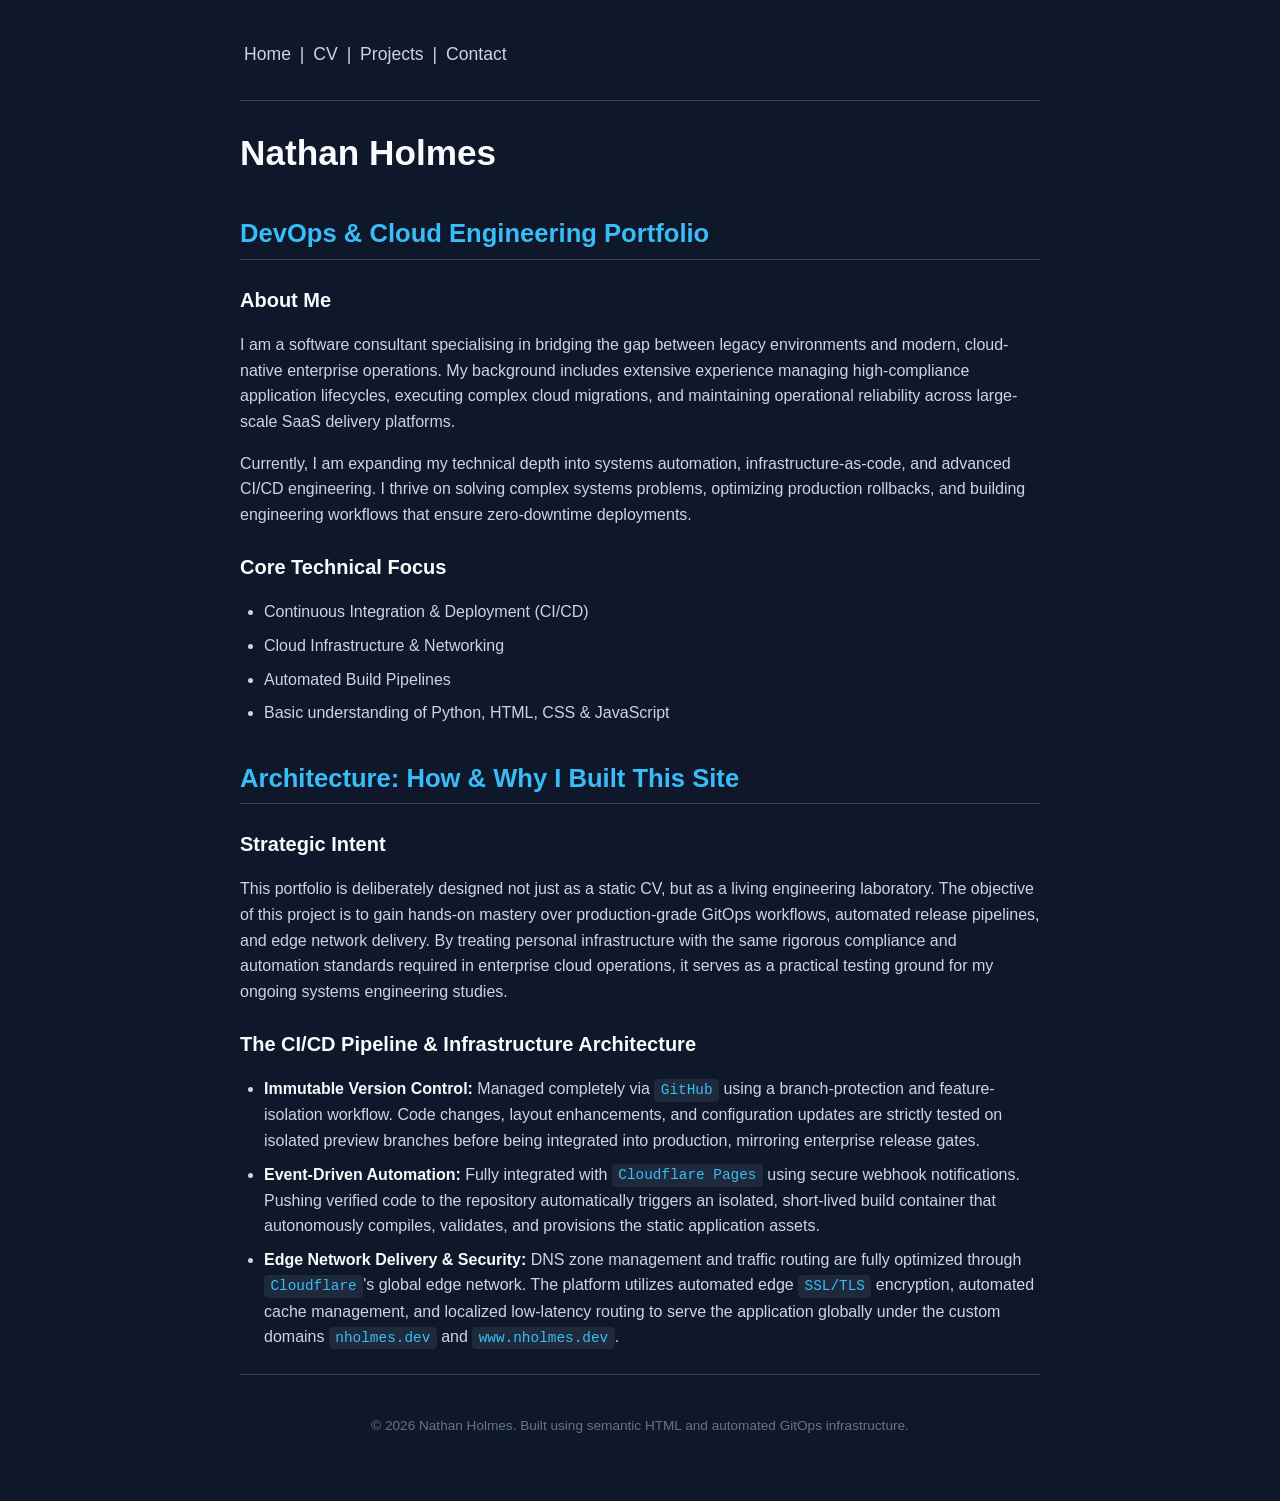
<file: index.html>
<!DOCTYPE html>
<html lang="en">
<head>
    <meta charset="UTF-8">
    <meta name="viewport" content="width=device-width, initial-scale=1.0">
    <title>NH | Home</title>
    <link rel="icon" type="image/png" href="favicon.png">
    <link rel="stylesheet" href="style.css">
    <meta name="viewport" content="width=device-width, initial-scale=1.0, maximum-scale=1.0, user-scalable=no">
</head>
<body>
    <div class="container">
<header>
    <!-- Navigation injected automatically by nav.js -->
</header>
<script src="nav.js"></script>
        <hr>

        <main>
            <h1>Nathan Holmes </h1>
            <h2>DevOps & Cloud Engineering Portfolio</h2>
            
            <h3>About Me</h3>
            <p>I am a software consultant specialising in bridging the gap between legacy environments and modern, cloud-native enterprise operations. My background includes extensive experience managing high-compliance application lifecycles, executing complex cloud migrations, and maintaining operational reliability across large-scale SaaS delivery platforms.</p>
            <p>Currently, I am expanding my technical depth into systems automation, infrastructure-as-code, and advanced CI/CD engineering. I thrive on solving complex systems problems, optimizing production rollbacks, and building engineering workflows that ensure zero-downtime deployments.</p>
           
            <h3>Core Technical Focus</h3>
            <ul>
                <li>Continuous Integration & Deployment (CI/CD)</li>
                <li>Cloud Infrastructure & Networking</li>
                <li>Automated Build Pipelines</li>
                <li>Basic understanding of Python, HTML, CSS & JavaScript</li>
            </ul>

           <!-- Expanded Engineering Showcase Section -->
            <section id="architecture">
                <h2>Architecture: How & Why I Built This Site</h2>
                
                <h3>Strategic Intent</h3>
                <p>This portfolio is deliberately designed not just as a static CV, but as a living engineering laboratory. The objective of this project is to gain hands-on mastery over production-grade GitOps workflows, automated release pipelines, and edge network delivery. By treating personal infrastructure with the same rigorous compliance and automation standards required in enterprise cloud operations, it serves as a practical testing ground for my ongoing systems engineering studies.</p>
                
                <h3>The CI/CD Pipeline & Infrastructure Architecture</h3>
            <ul>
                <li><strong>Immutable Version Control:</strong> Managed completely via <code>GitHub</code> using a branch-protection and feature-isolation workflow. Code changes, layout enhancements, and configuration updates are strictly tested on isolated preview branches before being integrated into production, mirroring enterprise release gates.</li>
                <li><strong>Event-Driven Automation:</strong> Fully integrated with <code>Cloudflare Pages</code> using secure webhook notifications. Pushing verified code to the repository automatically triggers an isolated, short-lived build container that autonomously compiles, validates, and provisions the static application assets.</li>
                <li><strong>Edge Network Delivery & Security:</strong> DNS zone management and traffic routing are fully optimized through <code>Cloudflare</code>'s global edge network. The platform utilizes automated edge <code>SSL/TLS</code> encryption, automated cache management, and localized low-latency routing to serve the application globally under the custom domains <code>nholmes.dev</code> and <code>www.nholmes.dev</code>.</li>
            </ul>
            </section>
        </main>
        <hr>
        <footer>
            <p>&copy; 2026 Nathan Holmes. Built using semantic HTML and automated GitOps infrastructure.</p>
        </footer>
    </div>
    <script>
  if ('serviceWorker' in navigator) {
    window.addEventListener('load', () => {
      navigator.serviceWorker.register('/sw.js')
        .then((reg) => console.log('Service Worker registered!', reg))
        .catch((err) => console.log('Service Worker registration failed: ', err));
    });
  }
</script>
</body>
</html>
</file>
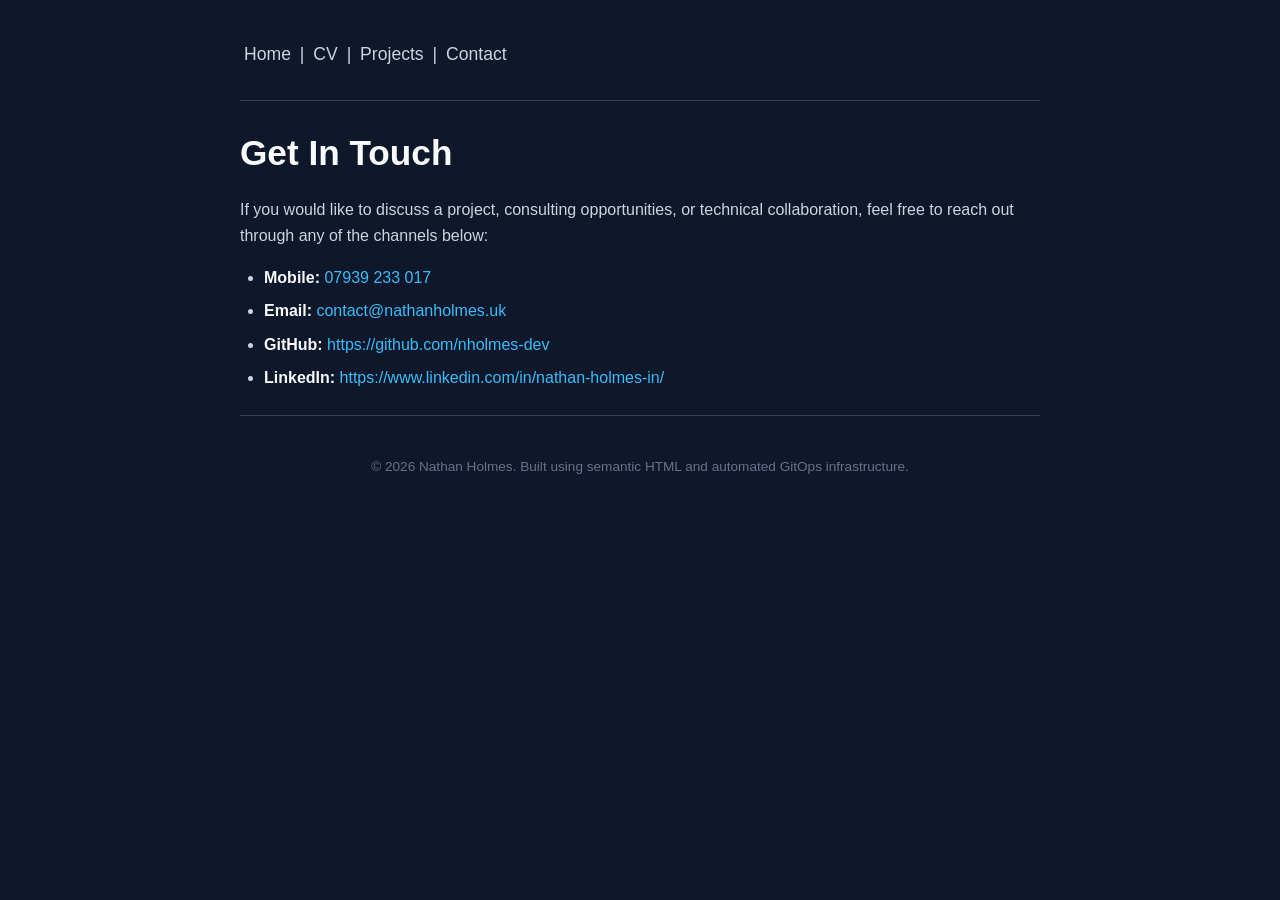
<file: contact.html>
<!DOCTYPE html>
<html lang="en">
<head>
    <meta charset="UTF-8">
    <meta name="viewport" content="width=device-width, initial-scale=1.0">
    <title>Nathan Holmes | Contact</title>
    <link rel="icon" type="image/png" href="faviconNew.png">
    <link rel="stylesheet" href="style.css">
</head>
<body>
    <div class="container">
<header>
    <!-- Navigation injected automatically by nav.js -->
</header>
<script src="nav.js"></script>
        <hr>

        <main>
            <h1>Get In Touch</h1>
            <p>If you would like to discuss a project, consulting opportunities, or technical collaboration, feel free to reach out through any of the channels below:</p>

            <ul>
                <li><strong>Mobile:</strong> <a href="tel:07939233017">07939 233 017</a></li>
                <li><strong>Email:</strong> <a href="mailto:contact@nathanholmes.uk">contact@nathanholmes.uk</a></li>
                <li><strong>GitHub:</strong> <a href="https://github.com/nholmes-dev" target="_blank">https://github.com/nholmes-dev</a></li>
                <li><strong>LinkedIn:</strong> <a href="https://www.linkedin.com/in/nathan-holmes-in/" target="_blank">https://www.linkedin.com/in/nathan-holmes-in/</a></li>
            </ul>
        </main>
        <hr>
        <footer>
            <p>&copy; 2026 Nathan Holmes. Built using semantic HTML and automated GitOps infrastructure.</p>
        </footer>
    </div>
</body>
</html>
</file>
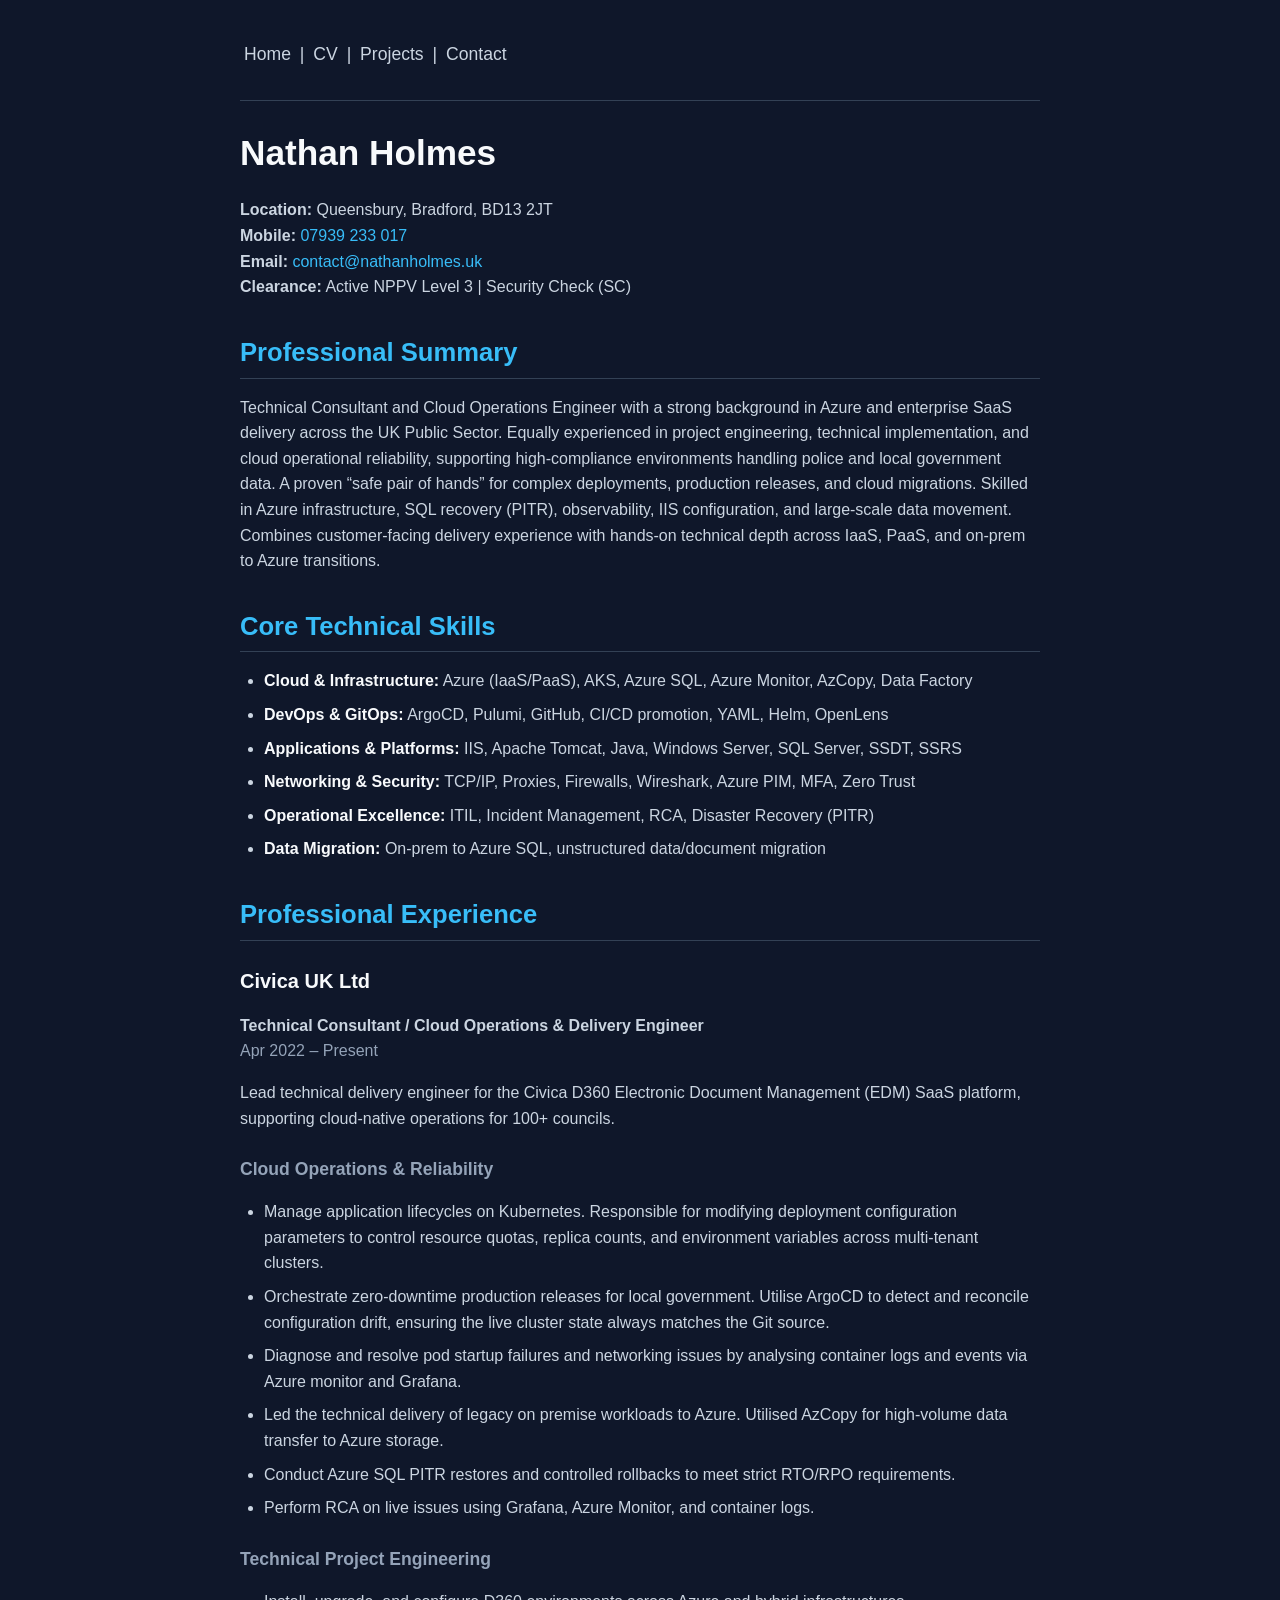
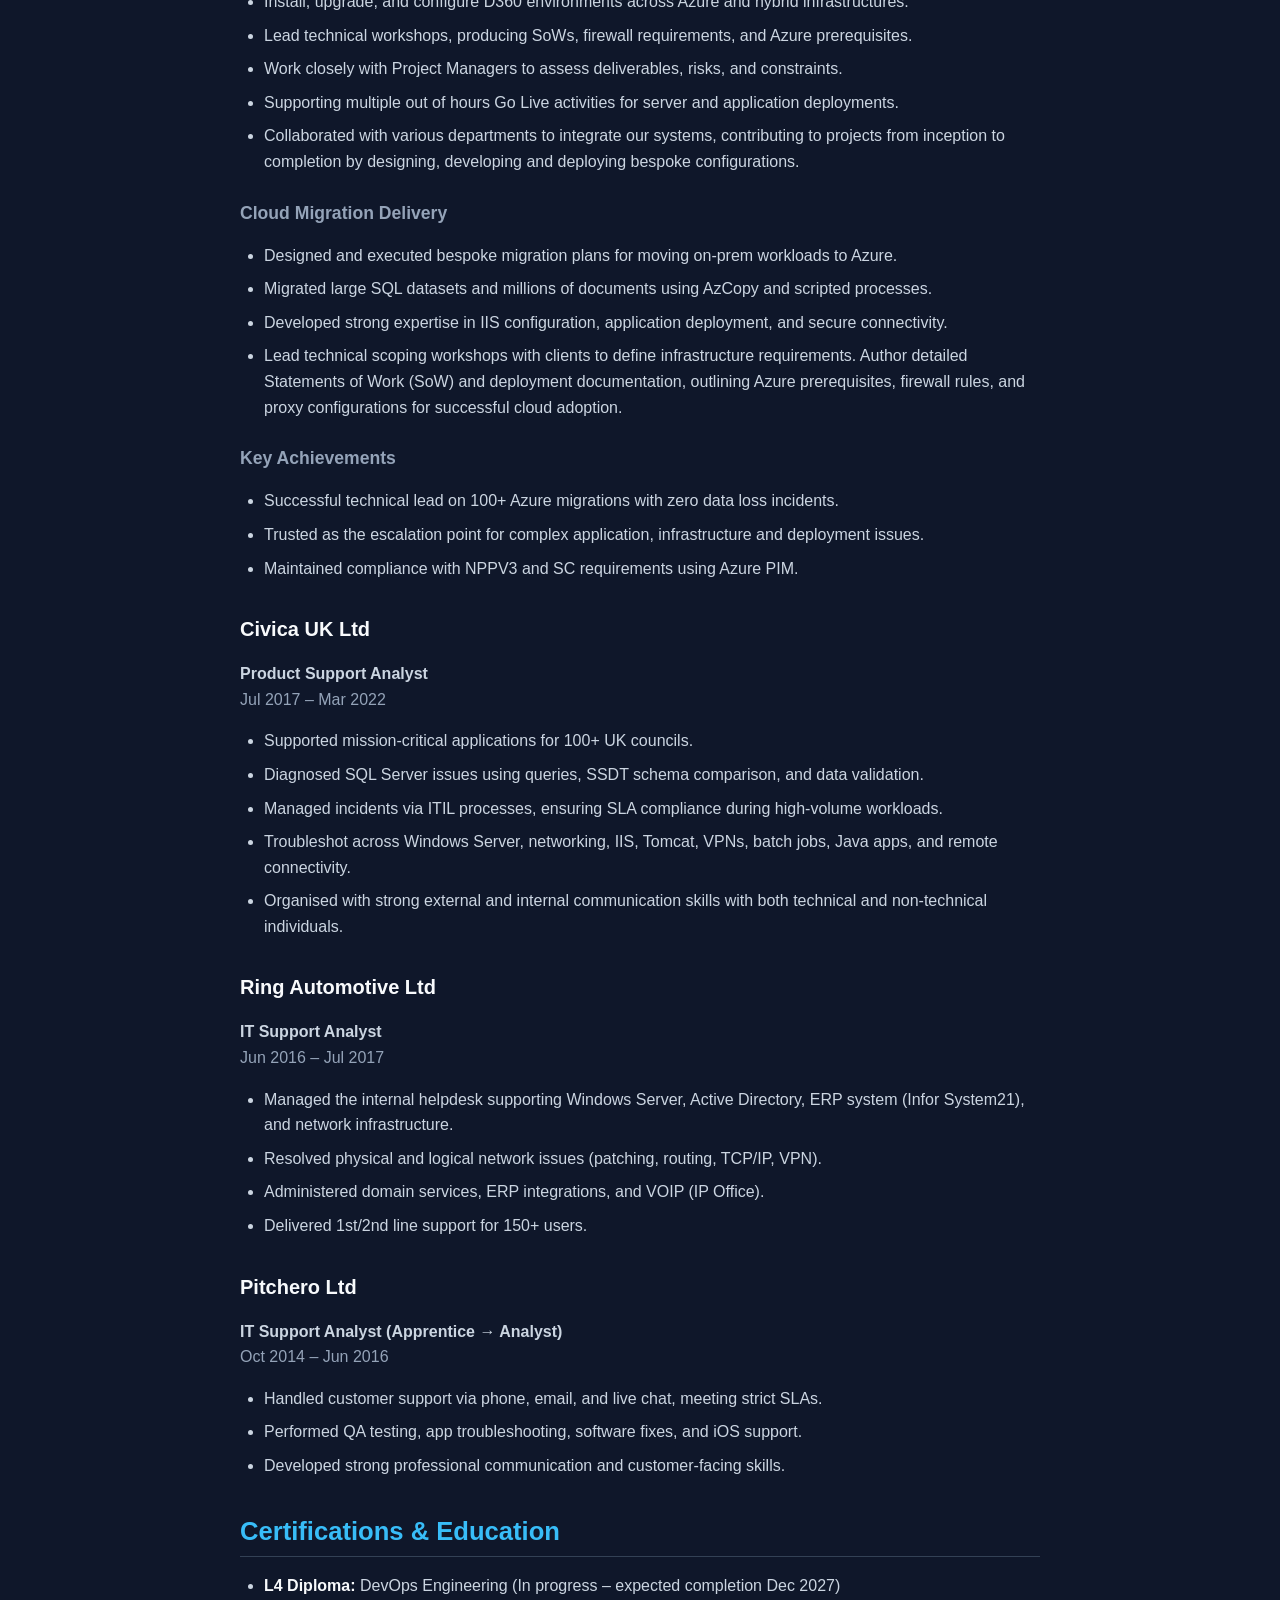
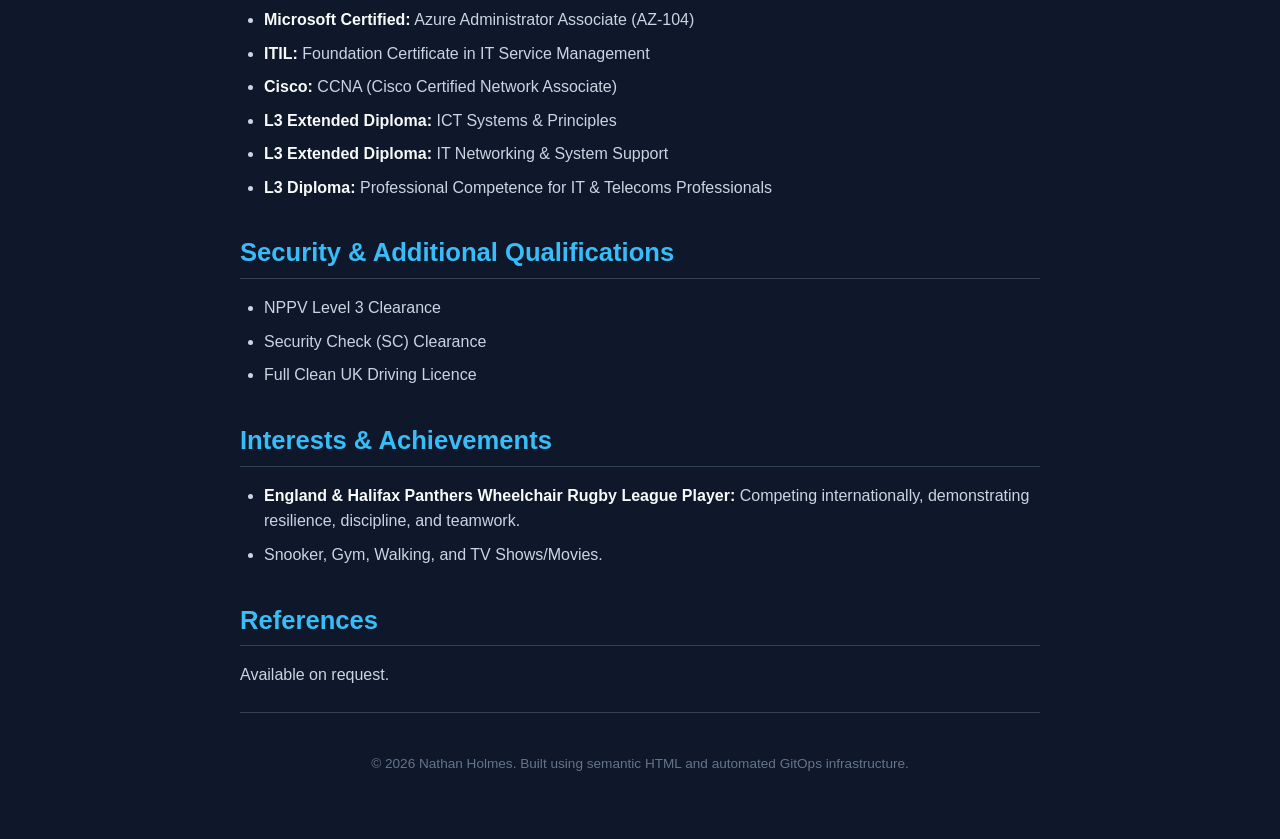
<file: cv.html>
<!DOCTYPE html>
<html lang="en">
<head>
    <meta charset="UTF-8">
    <meta name="viewport" content="width=device-width, initial-scale=1.0">
    <title>Nathan Holmes | CV</title>
    <link rel="icon" type="image/png" href="faviconNew.png">
    <link rel="stylesheet" href="style.css">
</head>
<body>
    <div class="container">
        <!-- Header Navigation -->
<header>
    <!-- Navigation injected automatically by nav.js -->
</header>
<script src="nav.js"></script>
        <hr>

        <!-- Main CV Content -->
        <main>
            <header>
                <h1>Nathan Holmes</h1>
                <p>
                    <strong>Location:</strong> Queensbury, Bradford, BD13 2JT<br>
                    <strong>Mobile:</strong> <a href="tel:07939233017">07939 233 017</a><br>
                    <strong>Email:</strong> <a href="mailto:contact@nathanholmes.uk">contact@nathanholmes.uk</a><br>
                    <strong>Clearance:</strong> Active NPPV Level 3 | Security Check (SC)
                </p>
            </header>

            <section id="summary">
                <h2>Professional Summary</h2>
                <p>Technical Consultant and Cloud Operations Engineer with a strong background in Azure and enterprise SaaS delivery across the UK Public Sector. Equally experienced in project engineering, technical implementation, and cloud operational reliability, supporting high-compliance environments handling police and local government data. A proven “safe pair of hands” for complex deployments, production releases, and cloud migrations. Skilled in Azure infrastructure, SQL recovery (PITR), observability, IIS configuration, and large-scale data movement. Combines customer-facing delivery experience with hands-on technical depth across IaaS, PaaS, and on-prem to Azure transitions.</p>
            </section>

            <section id="skills">
                <h2>Core Technical Skills</h2>
                <ul>
                    <li><strong>Cloud & Infrastructure:</strong> Azure (IaaS/PaaS), AKS, Azure SQL, Azure Monitor, AzCopy, Data Factory</li>
                    <li><strong>DevOps & GitOps:</strong> ArgoCD, Pulumi, GitHub, CI/CD promotion, YAML, Helm, OpenLens</li>
                    <li><strong>Applications & Platforms:</strong> IIS, Apache Tomcat, Java, Windows Server, SQL Server, SSDT, SSRS</li>
                    <li><strong>Networking & Security:</strong> TCP/IP, Proxies, Firewalls, Wireshark, Azure PIM, MFA, Zero Trust</li>
                    <li><strong>Operational Excellence:</strong> ITIL, Incident Management, RCA, Disaster Recovery (PITR)</li>
                    <li><strong>Data Migration:</strong> On-prem to Azure SQL, unstructured data/document migration</li>
                </ul>
            </section>

            <section id="experience">
                <h2>Professional Experience</h2>

                <article>
                    <h3>Civica UK Ltd</h3>
                    <p><strong>Technical Consultant / Cloud Operations & Delivery Engineer</strong><br>
                    <em>Apr 2022 – Present</em></p>
                    <p>Lead technical delivery engineer for the Civica D360 Electronic Document Management (EDM) SaaS platform, supporting cloud-native operations for 100+ councils.</p>
                    
                    <h4>Cloud Operations & Reliability</h4>
                    <ul>
                        <li>Manage application lifecycles on Kubernetes. Responsible for modifying deployment configuration parameters to control resource quotas, replica counts, and environment variables across multi-tenant clusters.</li>
                        <li>Orchestrate zero-downtime production releases for local government. Utilise ArgoCD to detect and reconcile configuration drift, ensuring the live cluster state always matches the Git source.</li>
                        <li>Diagnose and resolve pod startup failures and networking issues by analysing container logs and events via Azure monitor and Grafana.</li>
                        <li>Led the technical delivery of legacy on premise workloads to Azure. Utilised AzCopy for high-volume data transfer to Azure storage.</li>
                        <li>Conduct Azure SQL PITR restores and controlled rollbacks to meet strict RTO/RPO requirements.</li>
                        <li>Perform RCA on live issues using Grafana, Azure Monitor, and container logs.</li>
                    </ul>

                    <h4>Technical Project Engineering</h4>
                    <ul>
                        <li>Install, upgrade, and configure D360 environments across Azure and hybrid infrastructures.</li>
                        <li>Lead technical workshops, producing SoWs, firewall requirements, and Azure prerequisites.</li>
                        <li>Work closely with Project Managers to assess deliverables, risks, and constraints.</li>
                        <li>Supporting multiple out of hours Go Live activities for server and application deployments.</li>
                        <li>Collaborated with various departments to integrate our systems, contributing to projects from inception to completion by designing, developing and deploying bespoke configurations.</li>
                    </ul>

                    <h4>Cloud Migration Delivery</h4>
                    <ul>
                        <li>Designed and executed bespoke migration plans for moving on-prem workloads to Azure.</li>
                        <li>Migrated large SQL datasets and millions of documents using AzCopy and scripted processes.</li>
                        <li>Developed strong expertise in IIS configuration, application deployment, and secure connectivity.</li>
                        <li>Lead technical scoping workshops with clients to define infrastructure requirements. Author detailed Statements of Work (SoW) and deployment documentation, outlining Azure prerequisites, firewall rules, and proxy configurations for successful cloud adoption.</li>
                    </ul>

                    <h4>Key Achievements</h4>
                    <ul>
                        <li>Successful technical lead on 100+ Azure migrations with zero data loss incidents.</li>
                        <li>Trusted as the escalation point for complex application, infrastructure and deployment issues.</li>
                        <li>Maintained compliance with NPPV3 and SC requirements using Azure PIM.</li>
                    </ul>
                </article>

                <article>
                    <h3>Civica UK Ltd</h3>
                    <p><strong>Product Support Analyst</strong><br>
                    <em>Jul 2017 – Mar 2022</em></p>
                    <ul>
                        <li>Supported mission-critical applications for 100+ UK councils.</li>
                        <li>Diagnosed SQL Server issues using queries, SSDT schema comparison, and data validation.</li>
                        <li>Managed incidents via ITIL processes, ensuring SLA compliance during high-volume workloads.</li>
                        <li>Troubleshot across Windows Server, networking, IIS, Tomcat, VPNs, batch jobs, Java apps, and remote connectivity.</li>
                        <li>Organised with strong external and internal communication skills with both technical and non-technical individuals.</li>
                    </ul>
                </article>

                <article>
                    <h3>Ring Automotive Ltd</h3>
                    <p><strong>IT Support Analyst</strong><br>
                    <em>Jun 2016 – Jul 2017</em></p>
                    <ul>
                        <li>Managed the internal helpdesk supporting Windows Server, Active Directory, ERP system (Infor System21), and network infrastructure.</li>
                        <li>Resolved physical and logical network issues (patching, routing, TCP/IP, VPN).</li>
                        <li>Administered domain services, ERP integrations, and VOIP (IP Office).</li>
                        <li>Delivered 1st/2nd line support for 150+ users.</li>
                    </ul>
                </article>

                <article>
                    <h3>Pitchero Ltd</h3>
                    <p><strong>IT Support Analyst (Apprentice &rarr; Analyst)</strong><br>
                    <em>Oct 2014 – Jun 2016</em></p>
                    <ul>
                        <li>Handled customer support via phone, email, and live chat, meeting strict SLAs.</li>
                        <li>Performed QA testing, app troubleshooting, software fixes, and iOS support.</li>
                        <li>Developed strong professional communication and customer-facing skills.</li>
                    </ul>
                </article>
            </section>

            <section id="education">
                <h2>Certifications & Education</h2>
                <ul>
                    <li><strong>L4 Diploma:</strong> DevOps Engineering (In progress &ndash; expected completion Dec 2027)</li>
                    <li><strong>Microsoft Certified:</strong> Azure Administrator Associate (AZ-104)</li>
                    <li><strong>ITIL:</strong> Foundation Certificate in IT Service Management</li>
                    <li><strong>Cisco:</strong> CCNA (Cisco Certified Network Associate)</li>
                    <li><strong>L3 Extended Diploma:</strong> ICT Systems & Principles</li>
                    <li><strong>L3 Extended Diploma:</strong> IT Networking & System Support</li>
                    <li><strong>L3 Diploma:</strong> Professional Competence for IT & Telecoms Professionals</li>
                </ul>
            </section>

            <section id="qualifications">
                <h2>Security & Additional Qualifications</h2>
                <ul>
                    <li>NPPV Level 3 Clearance</li>
                    <li>Security Check (SC) Clearance</li>
                    <li>Full Clean UK Driving Licence</li>
                </ul>
            </section>

            <section id="interests">
                <h2>Interests & Achievements</h2>
                <ul>
                    <li><strong>England & Halifax Panthers Wheelchair Rugby League Player:</strong> Competing internationally, demonstrating resilience, discipline, and teamwork.</li>
                    <li>Snooker, Gym, Walking, and TV Shows/Movies.</li>
                </ul>
            </section>

            <section id="references">
                <h2>References</h2>
                <p>Available on request.</p>
            </section>
        </main>
        <hr>
        <footer>
            <p>&copy; 2026 Nathan Holmes. Built using semantic HTML and automated GitOps infrastructure.</p>
        </footer>
    </div>
</body>
</html>
</file>
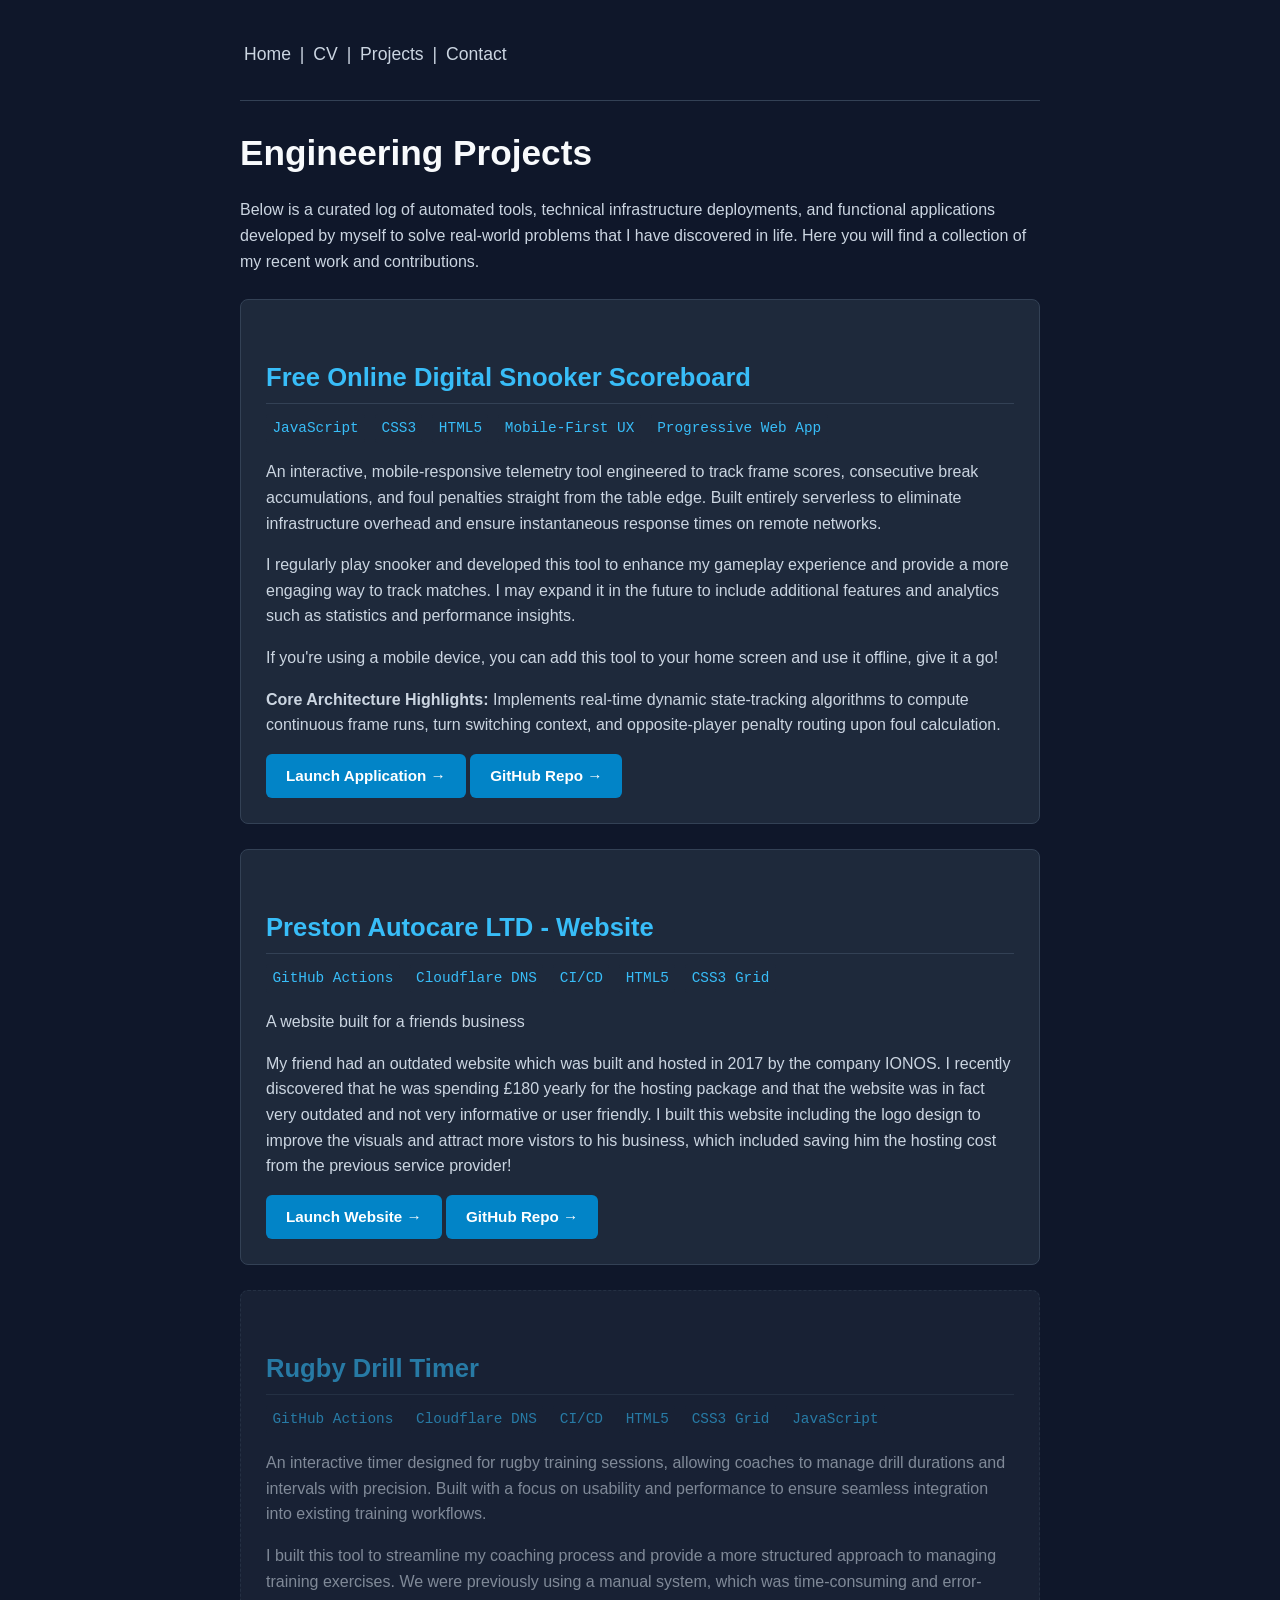
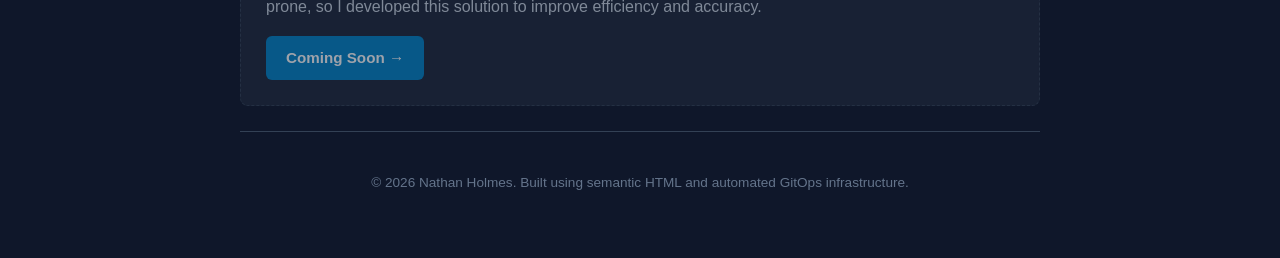
<file: projects.html>
<!DOCTYPE html>
<html lang="en">
<head>
    <meta charset="UTF-8">
    <meta name="viewport" content="width=device-width, initial-scale=1.0">
    <title>NH | Projects</title>
    <link rel="icon" type="image/png" href="favicon.png">
    <link rel="stylesheet" href="style.css">
    <style>
        /* Project Showcase Card Styles */
        .project-card {
            background-color: #1e293b;
            border: 1px solid #334155;
            border-radius: 8px;
            padding: 25px;
            margin: 25px 0;
            transition: transform 0.2s ease, border-color 0.2s ease;
        }
        .project-card:hover {
            transform: translateY(-2px);
            border-color: #38bdf8;
        }
        .project-meta {
            display: flex;
            gap: 10px;
            margin: 10px 0 15px 0;
            flex-wrap: wrap;
        }
        .project-btn {
            display: inline-block;
            background-color: #0284c7;
            color: #ffffff;
            padding: 10px 20px;
            border-radius: 6px;
            text-decoration: none;
            font-weight: bold;
            font-size: 0.95rem;
            transition: background-color 0.2s ease;
        }
        .project-btn:hover {
            background-color: #0369a1;
            text-decoration: none;
            color: #ffffff;
        }
    </style>
</head>
<body>
    <div class="container">
        <header>
            <!-- Navigation injected automatically by nav.js -->
        </header>
        <script src="nav.js"></script>
        <hr>

        <main>
            <h1>Engineering Projects</h1>
            <p>Below is a curated log of automated tools, technical infrastructure deployments, and functional applications developed by myself to solve real-world problems that I have discovered in life. Here you will find a collection of my recent work and contributions.</p>

            <!-- Project Card 1: Snooker Scoreboard -->
            <div class="project-card">
                <h2>Free Online Digital Snooker Scoreboard</h2>
                
                <div class="project-meta">
                    <code>JavaScript</code>
                    <code>CSS3</code>
                    <code>HTML5</code>
                    <code>Mobile-First UX</code>
                    <code>Progressive Web App</code>
                </div>

                <p>An interactive, mobile-responsive telemetry tool engineered to track frame scores, consecutive break accumulations, and foul penalties straight from the table edge. Built entirely serverless to eliminate infrastructure overhead and ensure instantaneous response times on remote networks.</p>
                <p>I regularly play snooker and developed this tool to enhance my gameplay experience and provide a more engaging way to track matches. I may expand it in the future to include additional features and analytics such as statistics and performance insights.</p>
                <p>If you're using a mobile device, you can add this tool to your home screen and use it offline, give it a go!</p>
                <p><strong>Core Architecture Highlights:</strong> Implements real-time dynamic state-tracking algorithms to compute continuous frame runs, turn switching context, and opposite-player penalty routing upon foul calculation.</p>
                
                <a href="https://snookerscoreboard.co.uk" class="project-btn" target="_blank" rel="noopener noreferrer">Launch Application &rarr;</a> <a href="https://github.com/nholmes-dev/snookerscoreboard" class="project-btn" target="_blank" rel="noopener noreferrer">GitHub Repo &rarr;</a>
            </div>

                        <!-- Project Card 2: Car garage website -->
            <div class="project-card">
                <h2>Preston Autocare LTD - Website</h2>
                <div class="project-meta">
                    <code>GitHub Actions</code>
                    <code>Cloudflare DNS</code>
                    <code>CI/CD</code>
                    <code>HTML5</code>
                    <code>CSS3 Grid</code>
                </div>
                <p>A website built for a friends business </p>
                <p>My friend had an outdated website which was built and hosted in 2017 by the company IONOS. I recently discovered that he was spending £180 yearly for the hosting package and that the website was in fact very outdated and not very informative or user friendly. I built this website including the logo design to improve the visuals and attract more vistors to his business, which included saving him the hosting cost from the previous service provider! </p>
               
                <a href="https://prestonautocareltd.pages.dev" class="project-btn">Launch Website &rarr;</a> <a href="https://github.com/nholmes-dev/prestonautocare" class="project-btn" target="_blank" rel="noopener noreferrer">GitHub Repo &rarr;</a>
            </div>
            
            <!-- Project Card 3: Rugby Timer -->
            <div class="project-card" style="border-style: dashed; opacity: 0.6;">
                <h2>Rugby Drill Timer</h2>
                <div class="project-meta">
                    <code>GitHub Actions</code>
                    <code>Cloudflare DNS</code>
                    <code>CI/CD</code>
                    <code>HTML5</code>
                    <code>CSS3 Grid</code>
                    <code>JavaScript</code>
                </div>
                <p>An interactive timer designed for rugby training sessions, allowing coaches to manage drill durations and intervals with precision. Built with a focus on usability and performance to ensure seamless integration into existing training workflows.</p>
                <p>I built this tool to streamline my coaching process and provide a more structured approach to managing training exercises. We were previously using a manual system, which was time-consuming and error-prone, so I developed this solution to improve efficiency and accuracy.</p>
               
                <a href="rugby-timer.html" class="project-btn">Coming Soon &rarr;</a>
            </div>
        </main>

        <hr>
        <footer>
            <p>&copy; 2026 Nathan Holmes. Built using semantic HTML and automated GitOps infrastructure.</p>
        </footer>
    </div>
</body>
</html>
</file>
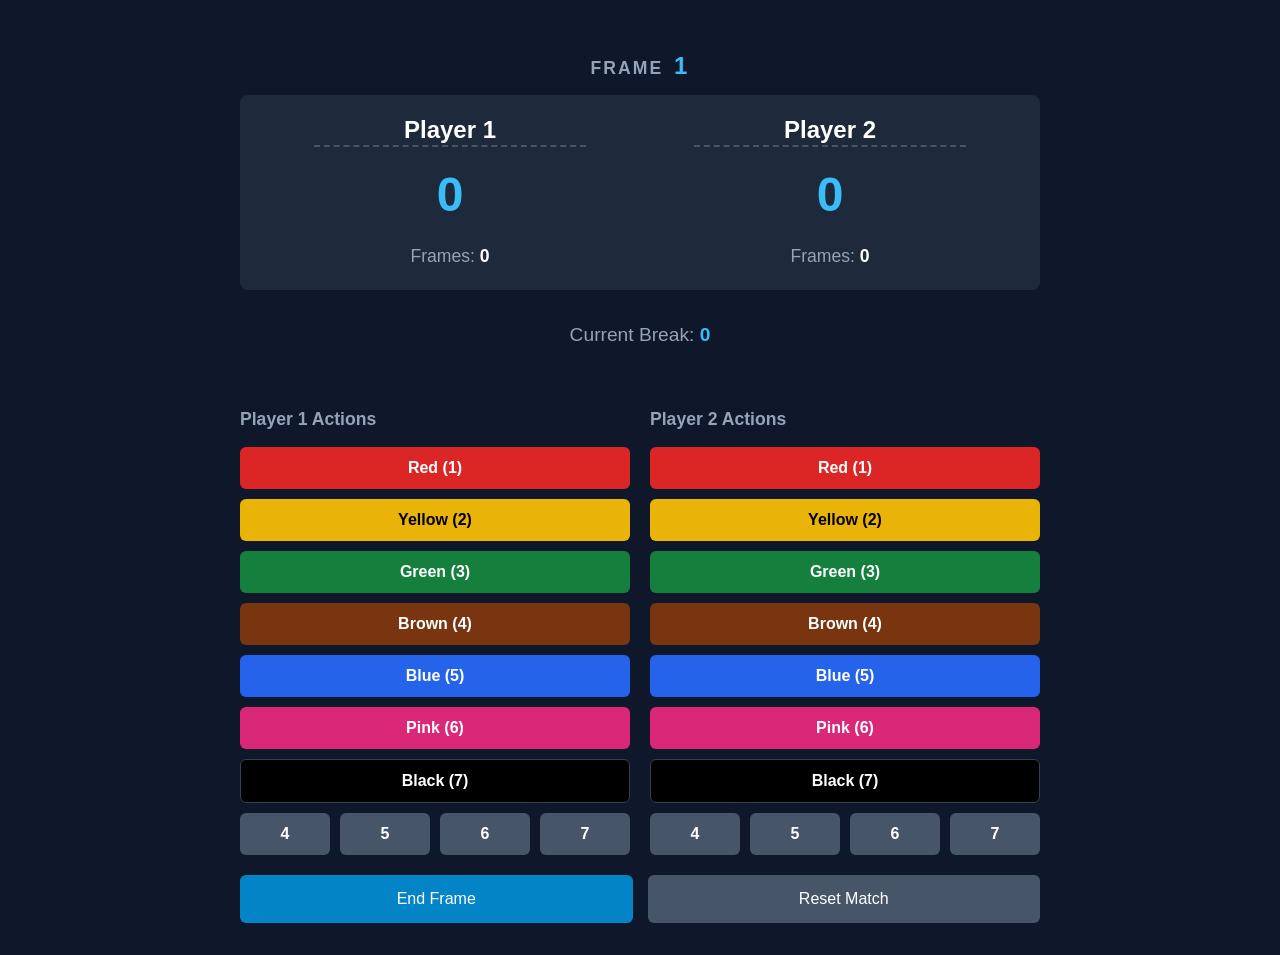
<file: scorecard.html>
<!DOCTYPE html>
<html lang="en">
<head>
    <meta charset="UTF-8">
    <meta name="viewport" content="width=device-width, initial-scale=1.0, maximum-scale=1.0, user-scalable=no">
    <title>NH | Snooker Scorecard</title>
    <link rel="icon" type="image/png" href="favicon.png">
    <link rel="stylesheet" href="style.css">
    <link rel="manifest" href="/manifest.json">
    <style>
        /* Custom styles specifically for the scorecard interface */
        .frame-indicator {
            text-align: center;
            font-size: 1.1rem;
            font-weight: bold;
            color: #94a3b8;
            letter-spacing: 2px;
            text-transform: uppercase;
            margin-top: 15px;
            margin-bottom: -10px;
        }
        .frame-indicator strong {
            color: #38bdf8;
            font-size: 1.5rem;
            margin-left: 4px;
        }

        .scoreboard {
            display: flex;
            justify-content: space-around;
            background-color: #1e293b;
            padding: 20px;
            border-radius: 8px;
            margin: 20px 0;
            text-align: center;
        }
        
        /* Transparent text fields for names */
        .player-name-input {
            background: transparent;
            border: none;
            border-bottom: 2px dashed #475569;
            color: #ffffff;
            font-size: 1.5rem;
            font-weight: bold;
            text-align: center;
            width: 85%;
            margin-bottom: 5px;
        }
        .player-name-input:focus {
            outline: none;
            border-bottom-color: #38bdf8;
        }

        .player-score {
            font-size: 3rem;
            font-weight: bold;
            color: #38bdf8;
            margin: 5px 0;
        }

        /* Automated clean frame display row */
        .frame-counter {
            display: flex;
            align-items: center;
            justify-content: center;
            margin-top: 8px;
            color: #94a3b8;
            font-size: 1.1rem;
        }

        .break-tracker {
            text-align: center;
            background: #0f172a;
            padding: 10px;
            border-radius: 4px;
            font-size: 1.2rem;
            margin-bottom: 20px;
            color: #94a3b8;
        }
        .controls-grid {
            display: grid;
            grid-template-columns: 1fr 1fr;
            gap: 20px;
        }
        .ball-buttons {
            display: flex;
            flex-direction: column;
            gap: 10px;
        }
        .ball-btn {
            padding: 12px;
            border: none;
            border-radius: 6px;
            font-weight: bold;
            cursor: pointer;
            font-size: 1rem;
            color: #fff;
            transition: transform 0.1s ease;
        }
        .ball-btn:active { transform: scale(0.95); }
        
        /* Snooker Ball Colors */
        .red { background-color: #dc2626; }
        .yellow { background-color: #eab308; color: #000; }
        .green { background-color: #15803d; }
        .brown { background-color: #78350f; }
        .blue { background-color: #2563eb; }
        .pink { background-color: #db2777; }
        .black { background-color: #000; border: 1px solid #334155; }
        
        /* Inline split foul group setup */
        .foul-group {
            display: flex;
            gap: 10px;
        }
        .foul-group .ball-btn {
            flex: 1;
            padding: 12px 0;
            text-align: center;
            background-color: #475569;
        }
        
        .action-container {
            display: flex;
            gap: 15px;
            margin-top: 20px;
        }
        .action-btn {
            background-color: #0284c7;
            color: white;
            padding: 15px;
            border: none;
            border-radius: 6px;
            cursor: pointer;
            font-size: 1rem;
            flex: 1;
        }
        .reset-match-btn {
            background-color: #475569;
        }
    </style>
</head>
<body>
    <div class="container">
        <script src="nav.js"></script>
        <main>
            <!-- Top Centre Frame Tracker -->
            <div class="frame-indicator">
                Frame <strong id="match-frame-num">1</strong>
            </div>

            <!-- Scoreboard Display -->
            <div class="scoreboard">
                <div>
                    <!-- Editable Name Fields -->
                    <input type="text" id="p1-name" class="player-name-input" value="Player 1" oninput="syncActionLabels()">
                    <div class="player-score" id="p1-display">0</div>
                    
                    <!-- Clean Auto Frame Display -->
                    <div class="frame-counter">
                        <span>Frames: <strong id="p1-frames" style="color: white;">0</strong></span>
                    </div>
                </div>
                <div>
                    <!-- Editable Name Fields -->
                    <input type="text" id="p2-name" class="player-name-input" value="Player 2" oninput="syncActionLabels()">
                    <div class="player-score" id="p2-display">0</div>
                    
                    <!-- Clean Auto Frame Display -->
                    <div class="frame-counter">
                        <span>Frames: <strong id="p2-frames" style="color: white;">0</strong></span>
                    </div>
                </div>
            </div>

            <!-- Live Break Tracker -->
            <div class="break-tracker">
                Current Break: <span id="current-break" style="color: #38bdf8; font-weight: bold;">0</span>
            </div>

            <!-- Scoring Controls -->
            <div class="controls-grid">
                <!-- Player 1 Column -->
                <div class="ball-buttons">
                    <h4 id="p1-action-header">Player 1 Actions</h4>
                    <button class="ball-btn red" onclick="addScore(1, 1)">Red (1)</button>
                    <button class="ball-btn yellow" onclick="addScore(1, 2)">Yellow (2)</button>
                    <button class="ball-btn green" onclick="addScore(1, 3)">Green (3)</button>
                    <button class="ball-btn brown" onclick="addScore(1, 4)">Brown (4)</button>
                    <button class="ball-btn blue" onclick="addScore(1, 5)">Blue (5)</button>
                    <button class="ball-btn pink" onclick="addScore(1, 6)">Pink (6)</button>
                    <button class="ball-btn black" onclick="addScore(1, 7)">Black (7)</button>
                    
                    <!-- Variable Foul Row -->
                    <div class="foul-group">
                        <button class="ball-btn" onclick="foul(1, 4)">4</button>
                        <button class="ball-btn" onclick="foul(1, 5)">5</button>
                        <button class="ball-btn" onclick="foul(1, 6)">6</button>
                        <button class="ball-btn" onclick="foul(1, 7)">7</button>
                    </div>
                </div>

                <!-- Player 2 Column -->
                <div class="ball-buttons">
                    <h4 id="p2-action-header">Player 2 Actions</h4>
                    <button class="ball-btn red" onclick="addScore(2, 1)">Red (1)</button>
                    <button class="ball-btn yellow" onclick="addScore(2, 2)">Yellow (2)</button>
                    <button class="ball-btn green" onclick="addScore(2, 3)">Green (3)</button>
                    <button class="ball-btn brown" onclick="addScore(2, 4)">Brown (4)</button>
                    <button class="ball-btn blue" onclick="addScore(2, 5)">Blue (5)</button>
                    <button class="ball-btn pink" onclick="addScore(2, 6)">Pink (6)</button>
                    <button class="ball-btn black" onclick="addScore(2, 7)">Black (7)</button>
                    
                    <!-- Variable Foul Row -->
                    <div class="foul-group">
                        <button class="ball-btn" onclick="foul(2, 4)">4</button>
                        <button class="ball-btn" onclick="foul(2, 5)">5</button>
                        <button class="ball-btn" onclick="foul(2, 6)">6</button>
                        <button class="ball-btn" onclick="foul(2, 7)">7</button>
                    </div>
                </div>
            </div>

            <div class="action-container">
                <button class="action-btn" onclick="endFrame()">End Frame</button>
                <button class="action-btn reset-match-btn" onclick="resetMatch()">Reset Match</button>
            </div>
        </main>
    </div>

    <!-- Scoring Engine Logic -->
    <script>
        let p1Score = 0;
        let p2Score = 0;
        let p1Frames = 0;
        let p2Frames = 0;
        let currentBreak = 0;
        let lastPlayer = 0;

        // Dynamic Label Syncer
        function syncActionLabels() {
            const name1 = document.getElementById('p1-name').value.trim() || "Player 1";
            const name2 = document.getElementById('p2-name').value.trim() || "Player 2";
            document.getElementById('p1-action-header').innerText = name1 + " Actions";
            document.getElementById('p2-action-header').innerText = name2 + " Actions";
        }

        function addScore(player, points) {
            if (lastPlayer !== 0 && lastPlayer !== player) {
                currentBreak = 0;
            }
            
            lastPlayer = player;
            currentBreak += points;

            if (player === 1) {
                p1Score += points;
                document.getElementById('p1-display').innerText = p1Score;
            } else {
                p2Score += points;
                document.getElementById('p2-display').innerText = p2Score;
            }
            
            document.getElementById('current-break').innerText = currentBreak;
        }

        function foul(foulingPlayer, penaltyPoints) {
            currentBreak = 0;
            document.getElementById('current-break').innerText = currentBreak;
            lastPlayer = 0;

            if (foulingPlayer === 1) {
                p2Score += penaltyPoints;
                document.getElementById('p2-display').innerText = p2Score;
            } else {
                p1Score += penaltyPoints;
                document.getElementById('p1-display').innerText = p1Score;
            }
        }

        // Frame update backend engine + global live tracker updates
        function adjustFrames(player, val) {
            if (player === 1) {
                p1Frames = Math.max(0, p1Frames + val);
                document.getElementById('p1-frames').innerText = p1Frames;
            } else {
                p2Frames = Math.max(0, p2Frames + val);
                document.getElementById('p2-frames').innerText = p2Frames;
            }
            
            // Auto-calculate current frame number
            document.getElementById('match-frame-num').innerText = p1Frames + p2Frames + 1;
        }

        // Calculates winner, awards the frame, and safely prepares the table for the next frame
        function endFrame() {
            const name1 = document.getElementById('p1-name').value.trim() || "Player 1";
            const name2 = document.getElementById('p2-name').value.trim() || "Player 2";

            if (p1Score === 0 && p2Score === 0) {
                alert("No scores have been recorded for this frame yet.");
                return;
            }

            let winnerName = "";
            let winningPlayerNumber = 0;

            if (p1Score > p2Score) {
                winnerName = name1;
                winningPlayerNumber = 1;
            } else if (p2Score > p1Score) {
                winnerName = name2;
                winningPlayerNumber = 2;
            } else {
                alert("The score is currently a tie! Resolve the tie breaker (re-spotted black) before ending the frame.");
                return;
            }

            if (confirm(`End this frame and automatically award it to ${winnerName}?`)) {
                adjustFrames(winningPlayerNumber, 1);
                
                p1Score = 0;
                p2Score = 0;
                currentBreak = 0;
                lastPlayer = 0;
                document.getElementById('p1-display').innerText = 0;
                document.getElementById('p2-display').innerText = 0;
                document.getElementById('current-break').innerText = 0;
            }
        }

        // Wipe clean including total match metrics
        function resetMatch() {
            if (confirm("Are you sure you want to reset the full match metrics?")) {
                p1Score = 0;
                p2Score = 0;
                p1Frames = 0;
                p2Frames = 0;
                currentBreak = 0;
                lastPlayer = 0;
                document.getElementById('p1-display').innerText = 0;
                document.getElementById('p2-display').innerText = 0;
                document.getElementById('current-break').innerText = 0;
                document.getElementById('p1-frames').innerText = 0;
                document.getElementById('p2-frames').innerText = 0;
                document.getElementById('match-frame-num').innerText = 1;
                document.getElementById('p1-name').value = "Player 1";
                document.getElementById('p2-name').value = "Player 2";
                syncActionLabels();
            }
        }
    </script>
</body>
</html>
</file>
<file: style.css>
/* Modern Minimalist Dark Theme for Tech/DevOps Portfolio */
:root {
    --bg-color: #0f172a;       /* Deep Slate Blue/Gray */
    --text-color: #cbd5e1;     /* Muted Silver/White */
    --heading-color: #f8fafc;  /* Bright White */
    --accent-color: #38bdf8;   /* Cloud Blue */
    --accent-hover: #0ea5e9;   /* Darker Blue on Hover */
    --border-color: #334155;   /* Subtle divider color */
    --max-width: 800px;
}

* {
    box-sizing: border-box;
}

body {
    background-color: var(--bg-color);
    color: var(--text-color);
    font-family: -apple-system, BlinkMacSystemFont, "Segoe UI", Roboto, Helvetica, Arial, sans-serif;
    line-height: 1.6;
    margin: 0;
    padding: 2rem 1rem;
}

/* Page Layout Container */
.container {
    max-width: var(--max-width);
    margin: 0 auto;
}

/* Header & Navigation Styling */
header nav {
    padding: 0.5rem 0;
    font-size: 1.1rem;
}

header nav a {
    color: var(--text-color);
    text-decoration: none;
    font-weight: 500;
    padding: 0 0.25rem;
    transition: color 0.2s ease;
}

header nav a:hover {
    color: var(--accent-color);
}

/* Headings */
h1, h2, h3, h4 {
    color: var(--heading-color);
    font-weight: 600;
    margin-top: 1.5rem;
    margin-bottom: 0.5rem;
}

h1 { font-size: 2.2rem; margin-top: 0; }
h2 { font-size: 1.6rem; color: var(--accent-color); border-bottom: 1px solid var(--border-color); padding-bottom: 0.3rem; margin-top: 2rem;}
h3 { font-size: 1.25rem; }
h4 { font-size: 1.1rem; color: #94a3b8; margin-bottom: 0.25rem; }

/* Links */
a {
    color: var(--accent-color);
    text-decoration: none;
    transition: color 0.2s ease;
}

a:hover {
    color: var(--accent-hover);
    text-decoration: underline;
}

/* Lists and Lists Items */
ul {
    padding-left: 1.5rem;
    margin-bottom: 1.5rem;
}

li {
    margin-bottom: 0.5rem;
}

li strong {
    color: var(--heading-color);
}

/* Clean up legacy <hr> lines into elegant borders */
hr {
    border: 0;
    height: 1px;
    background-color: var(--border-color);
    margin: 1.5rem 0;
}

/* Resume Specific Styling */
article {
    margin-bottom: 2rem;
}

em {
    color: #94a3b8;
    font-style: normal;
}
/* Footer Customization */
footer {
    padding: 1rem 0 2rem 0;
    text-align: center;
}

footer p {
    font-size: 0.85rem;
    color: #64748b; /* Muted gray text */
    margin: 0;
}
/* Smooth Navigation Links */
nav a {
    color: #38bdf8; /* Sleek sky blue for links */
    text-decoration: none;
    transition: color 0.2s ease-in-out;
}

nav a:hover {
    color: #60a5fa; /* Changes to a lighter blue on hover */
    text-underline-offset: 4px;
    text-decoration: underline;
}
/* Inline Code Keywords */
code {
    font-family: 'Courier New', Courier, monospace;
    background-color: #1e293b; /* Slightly lighter slate background than your main dark page */
    color: #38bdf8;            /* That same sleek sky blue to match your links */
    padding: 0.2rem 0.4rem;    /* Tiny bit of breathing room around the word */
    border-radius: 4px;        /* Soft rounded corners */
    font-size: 0.9em;          /* Scales perfectly with your regular paragraph size */
}
/* Header Flexbox Layout Setup */
.site-header {
    display: flex;
    justify-content: space-between;
    align-items: center;
    padding: 15px 0;
    margin-bottom: 25px;
}

/* Logo Sizing Control */
.header-logo a {
    display: inline-block;
}

#main-logo {
    height: 120px; /* Constrains the logo height cleanly */
    width: auto;  /* Maintains proper image proportions */
    display: block;
}

/* Nav Menu Constraints */
.header-nav {
    font-size: 1rem;
    color: #94a3b8;
}

.header-nav a {
    color: #ffffff;
    text-decoration: none;
    transition: color 0.2s ease;
}

.header-nav a:hover {
    color: #38bdf8; /* Subtle blue highlight on hover */
}
</file>
